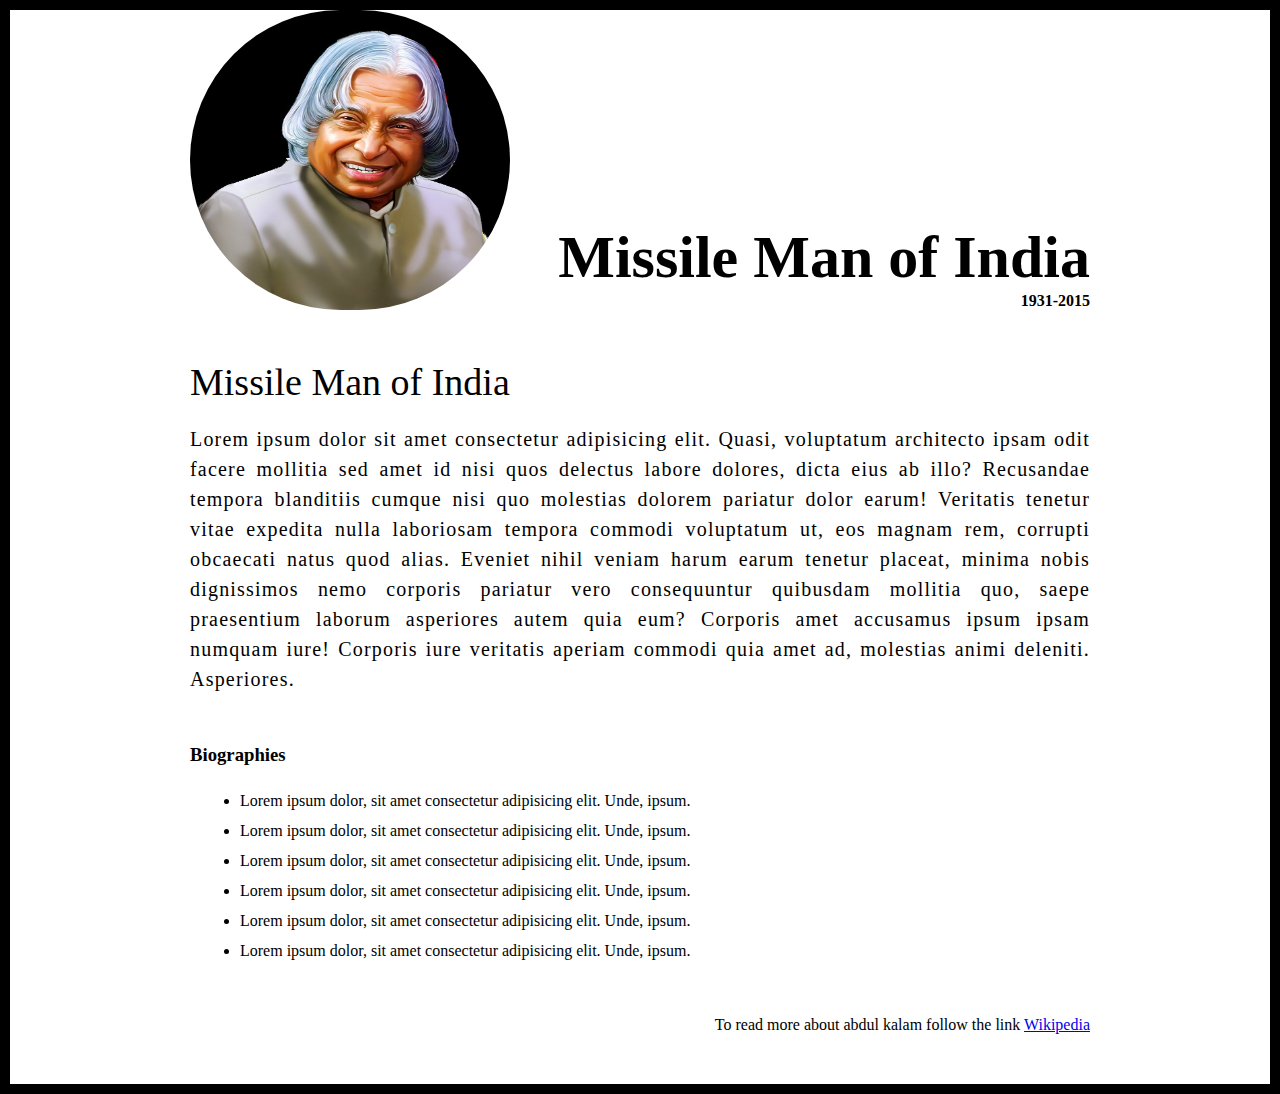
<file: abdul kalam/index.html>
<!DOCTYPE html>
<html lang="en">
<head>
    <meta charset="UTF-8">
    <meta http-equiv="X-UA-Compatible" content="IE=edge">
    <meta name="viewport" content="width=device-width, initial-scale=1.0">
    <title>Abdul Kalam </title>
    <link rel="stylesheet" href="style.css">
</head>
<body>
    <div class="container">
       <div class="content">
        <section class="topbar">
           <div class="image">
            <img src="back.jpg" alt="">
           </div>
            <div class="title">
               <h1>Missile Man of India</h1>
                <h4>1931-2015</h4>
            </div>
        </section>
        <section class="about">
            <h2>Missile Man of India</h2>
            <p>
                Lorem ipsum dolor sit amet consectetur adipisicing elit. Quasi, voluptatum architecto ipsam odit facere mollitia sed amet id nisi quos delectus labore dolores, dicta eius ab illo? Recusandae tempora blanditiis cumque nisi quo molestias dolorem pariatur dolor earum! Veritatis tenetur vitae expedita nulla laboriosam tempora commodi voluptatum ut, eos magnam rem, corrupti obcaecati natus quod alias. Eveniet nihil veniam harum earum tenetur placeat, minima nobis dignissimos nemo corporis pariatur vero consequuntur quibusdam mollitia quo, saepe praesentium laborum asperiores autem quia eum? Corporis amet accusamus ipsum ipsam numquam iure! Corporis iure veritatis aperiam commodi quia amet ad, molestias animi deleniti. Asperiores.
            </p>
        </section>
        <section class="biography">
            <h3>Biographies</h3>
            <ul>
                <li>Lorem ipsum dolor, sit amet consectetur adipisicing elit. Unde, ipsum.</li>
                <li>Lorem ipsum dolor, sit amet consectetur adipisicing elit. Unde, ipsum.</li>
                <li>Lorem ipsum dolor, sit amet consectetur adipisicing elit. Unde, ipsum.</li>
                <li>Lorem ipsum dolor, sit amet consectetur adipisicing elit. Unde, ipsum.</li>
                <li>Lorem ipsum dolor, sit amet consectetur adipisicing elit. Unde, ipsum.</li>
                <li>Lorem ipsum dolor, sit amet consectetur adipisicing elit. Unde, ipsum.</li>
            </ul>
        </section>
        <footer><p>To read more about abdul kalam follow the link <a href="https://en.wikipedia.org/wiki/A._P._J._Abdul_Kalam"> Wikipedia</a></p></footer>
       </div>
    </div>

</body>
</html>
</file>
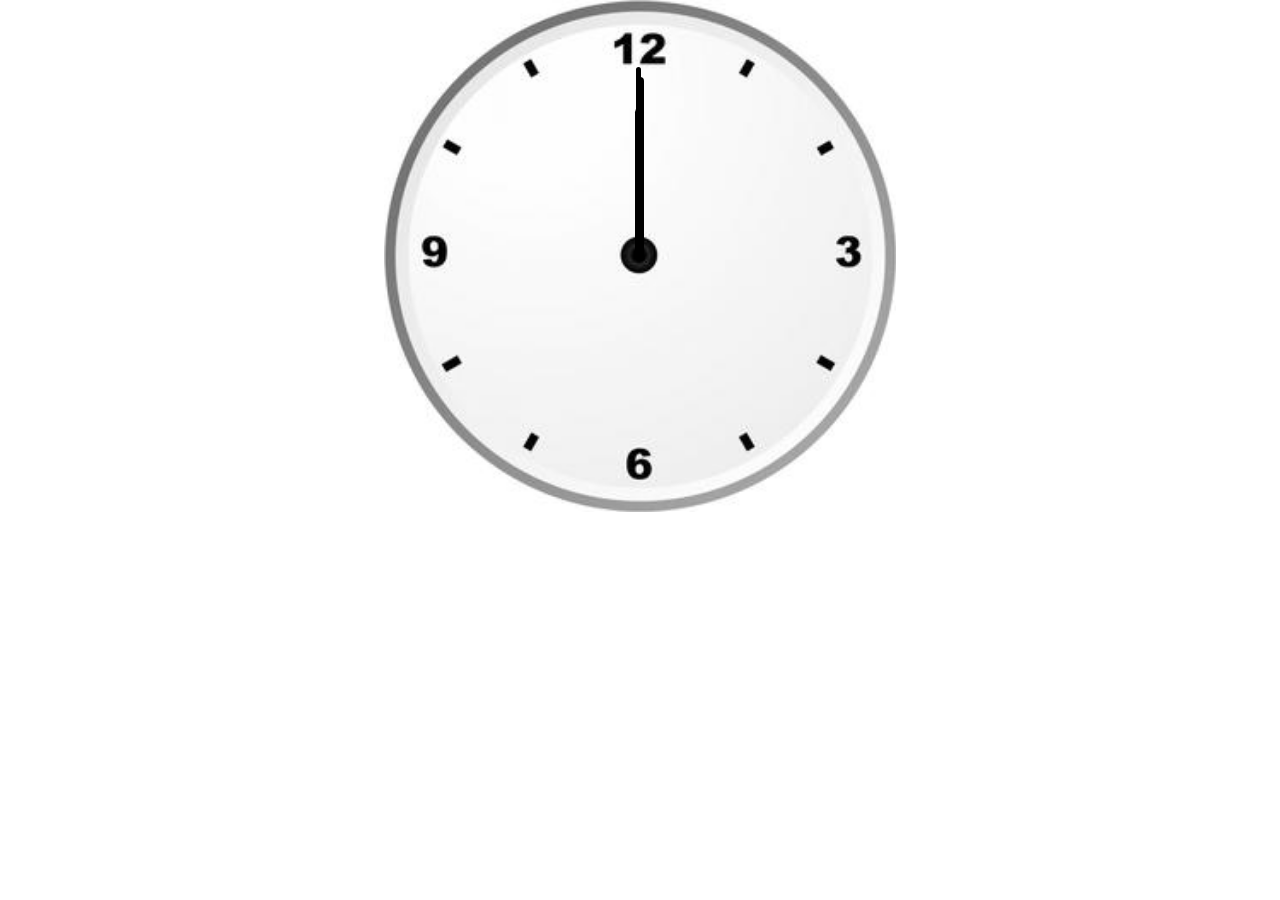
<file: Analog Clock/index.html>
<!DOCTYPE html>
<html lang="en">
<head>
    <meta charset="UTF-8">
    <meta http-equiv="X-UA-Compatible" content="IE=edge">
    <meta name="viewport" content="width=device-width, initial-scale=1.0">
    <title>Analog Clock</title>
    <link rel="stylesheet" href="style.css">
</head>
<body>
    <div id="container">
        <div id="hour">
        </div>
        <div id="minute">
        </div>
        <div id="second">
        </div>

    </div>
    <script src="script.js"></script>
</body>
</html>
</file>
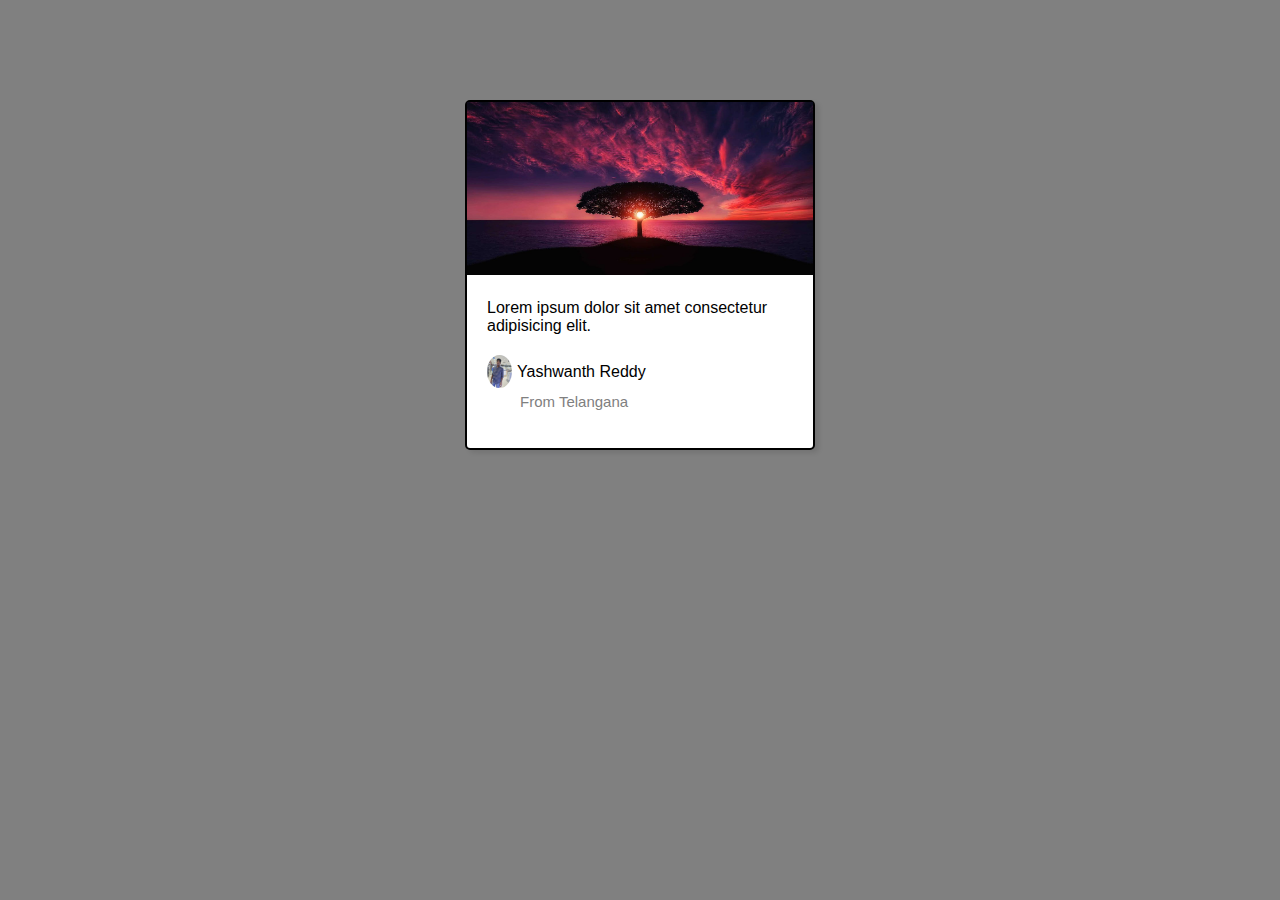
<file: cardholder/index.html>
<!DOCTYPE html>
<html lang="en">
<head>
    <meta charset="UTF-8">
    <meta http-equiv="X-UA-Compatible" content="IE=edge">
    <meta name="viewport" content="width=device-width, initial-scale=1.0">
    <title>Card</title>
    <link rel="stylesheet" href="style.css">
</head>
<body>
    <div class="container">
        
         <img class="image" src="img/bg.jpg" alt="">
        
        <div class="content">
           <p class="text">
            Lorem ipsum dolor sit amet consectetur adipisicing elit.
           </p> 

            <div class="profile">
                 <img src="img/Yashmall.jpeg" alt="" class="profile-image">
                 <div class="name" >
                   <p> <b>Yashwanth Reddy</b> </p>
                 </div>
            </div>
            <p class="footer">From Telangana</p>
            
         
        </div>

    </div>
</body>
</html>
</file>
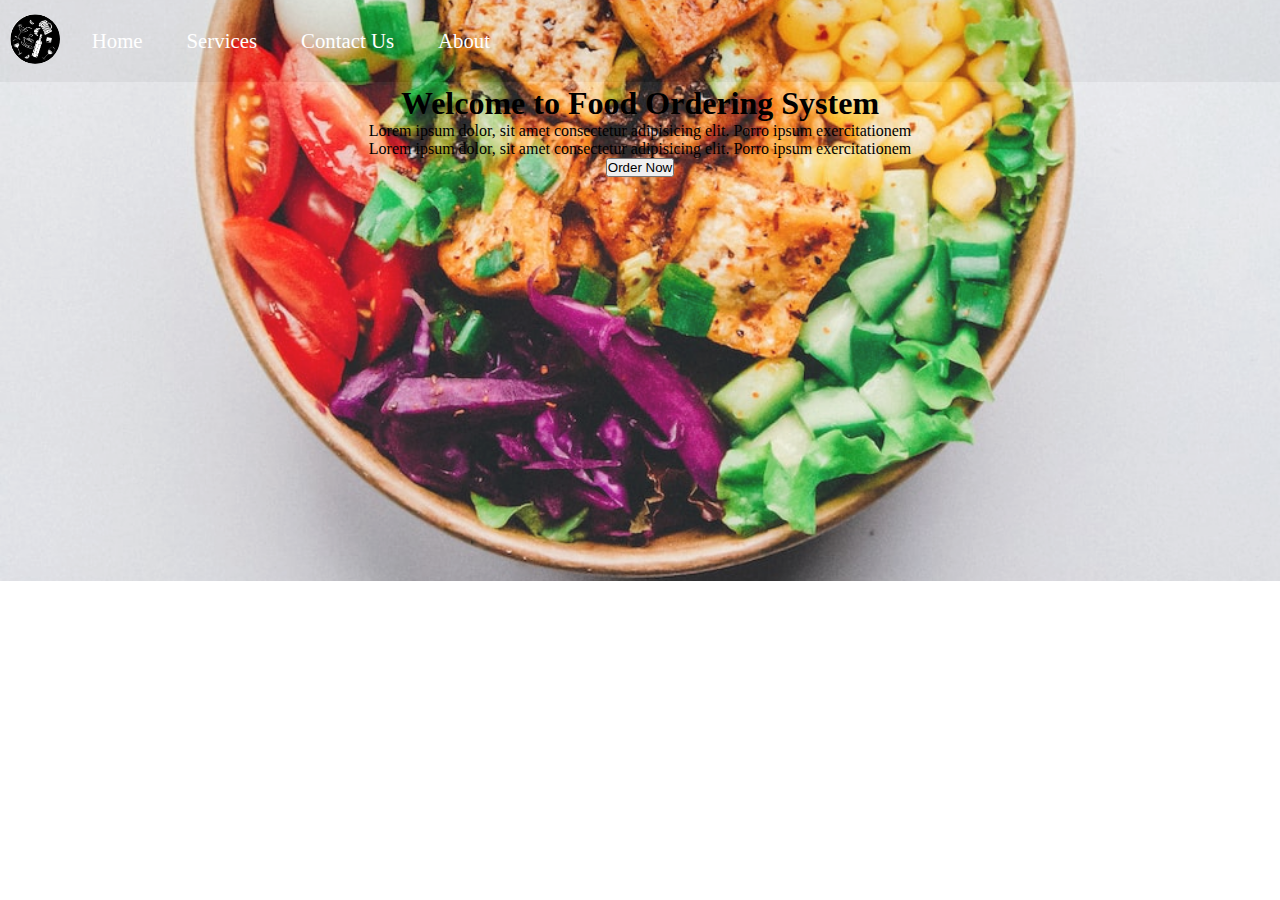
<file: Food Ordering System/index.html>
<!DOCTYPE html>
<html lang="en">
<head>
    <meta charset="UTF-8">
    <meta http-equiv="X-UA-Compatible" content="IE=edge">
    <meta name="viewport" content="width=device-width, initial-scale=1.0">
    <title>Kaa lo</title>
    <link rel="stylesheet" href="style.css">
</head>
<body>
     <nav id="navbar">
        <div id="logo">
            <img src="images/logo.jpg" >
        </div>
        <ul>
            <li class="items"><a href="#">Home</a></li>
            <li class="items"><a href="#">Services</a></li>
            <li class="items"><a href="#">Contact Us</a></li>
            <li class="items"><a href="#">About</a></li>
        </ul>
     </nav>
<section id="home">
    <h1 class="h-primary">Welcome to Food Ordering System</h1>
    <p>Lorem ipsum dolor, sit amet consectetur adipisicing elit. Porro ipsum exercitationem</p>
    <p>Lorem ipsum dolor, sit amet consectetur adipisicing elit. Porro ipsum exercitationem</p>
    <button class="btn">Order Now</button>
    
</section>
</body>
</html>
</file>
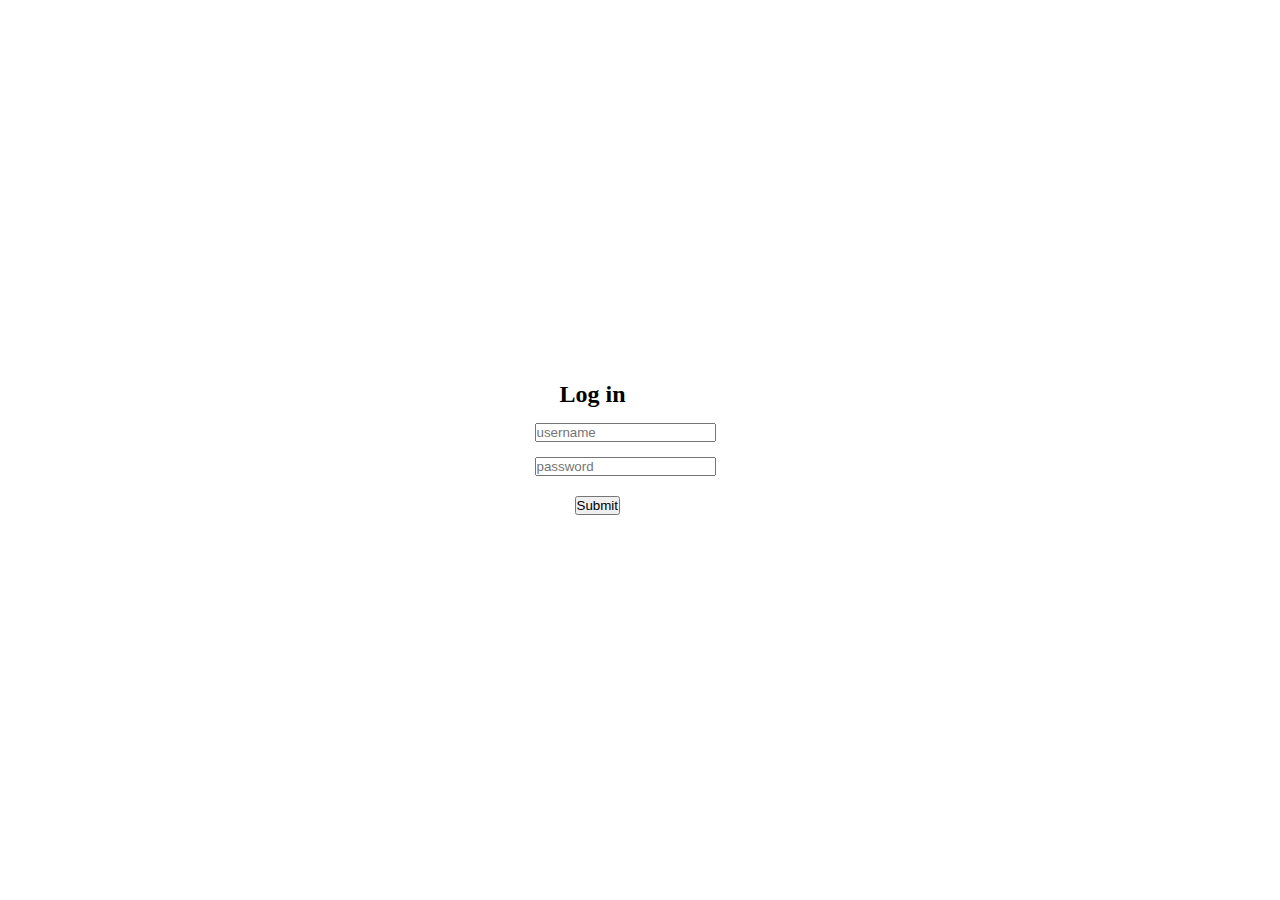
<file: form/index.html>
<!DOCTYPE html>
<html lang="en">
<head>
    <meta charset="UTF-8">
    <meta http-equiv="X-UA-Compatible" content="IE=edge">
    <meta name="viewport" content="width=device-width, initial-scale=1.0">
    <title>Login Form</title>
    <link rel="stylesheet" href="style.css">
</head>
<body>
   <form action="noaction.php" class="login">
     <div class="title">
        <h2>Log in</h2>
     </div>
     <div class="username">
        <input type="text"  placeholder="username">   
     </div>
     <div class="password">
        <input type="text"  placeholder="password">
     </div>
     <div class="btn">
     <button >Submit</button>
    </div>

   </form> 
</body>
</html>
</file>
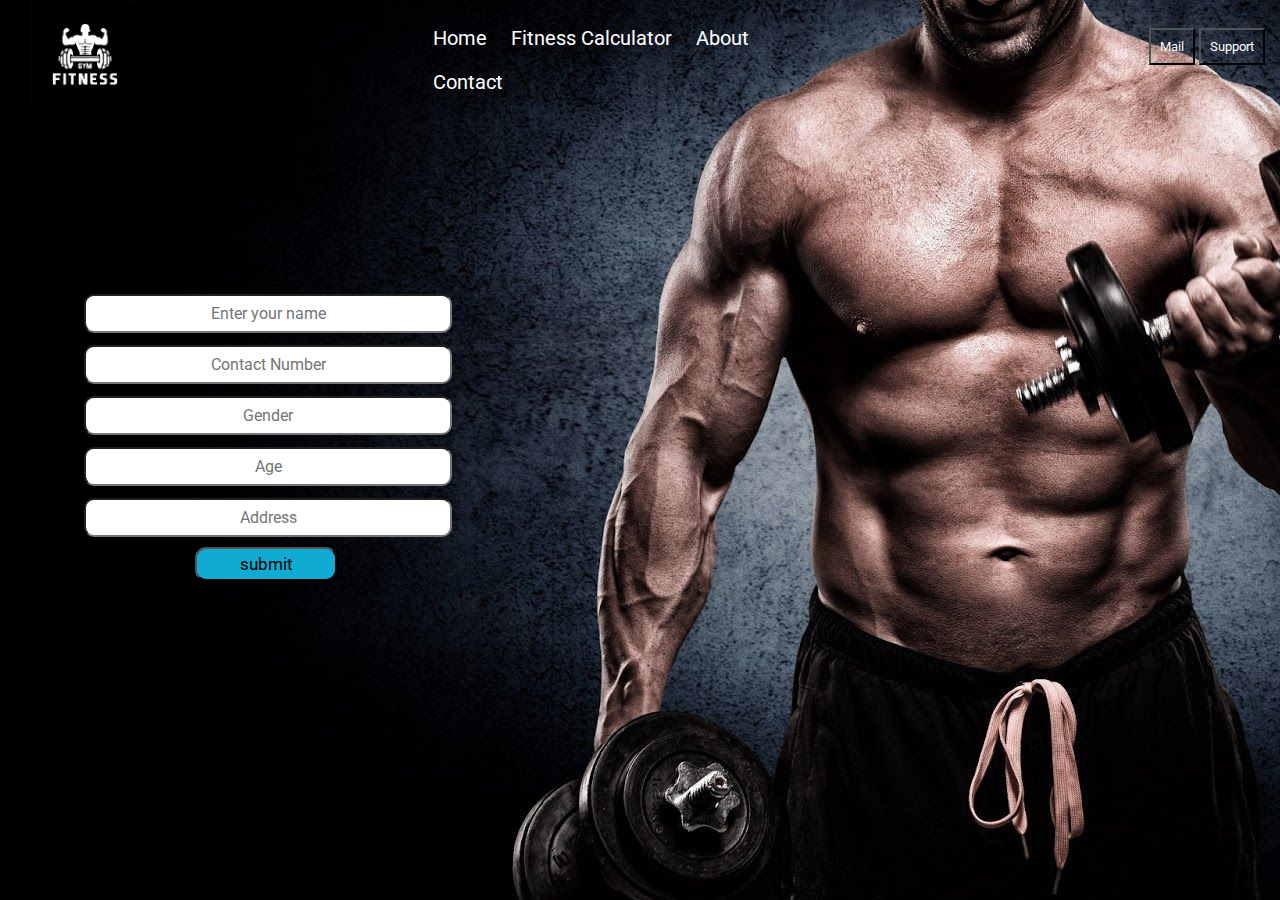
<file: gym/index.html>
<!DOCTYPE html>
<html lang="en">

<head>
    <meta charset="UTF-8">
    <meta http-equiv="X-UA-Compatible" content="IE=edge">
    <meta name="viewport" content="width=device-width, initial-scale=1.0">
    <title>Fitness Zone</title>
    <link rel="stylesheet" href="style.css">
    <link rel="preconnect" href="https://fonts.googleapis.com">
    <link rel="preconnect" href="https://fonts.gstatic.com" crossorigin>
    <link href="https://fonts.googleapis.com/css2?family=Roboto&display=swap" rel="stylesheet">
</head>

<body>
    <header class="header">
        <div class="left">
            <img class="image" src='img/download.png'>
        </div>
        <div class="mid">
            <ul class="navbar">
                <li><a href="#"> Home</a> </li>
                <li><a href="#">Fitness Calculator</a></li>
                <li><a href="#">About</a></li>
                <li><a href="#">Contact</a></li>
            </ul>


        </div>
        <div class="right">
            <button class="btn">Mail</button>
            <button class="btn">Support</button>
        </div>
        <div class="container">
            <form action="noaction.php" >
                <div>
                    <input type="text" class="form-group" placeholder="Enter your name">
                </div>
                <div>
                    <input type="text" class="form-group" placeholder="Contact Number">
                </div>
                <div>
                    <input type="text" class="form-group" placeholder="Gender">
                </div>
                <div>
                    <input type="text" class="form-group" placeholder="Age">
                </div>
                <div>
                    <input type="text" class="form-group" placeholder="Address">
                </div>
                <button class="submit">submit</button>
            </form>

        </div>

    </header>
</body>

</html>
</file>
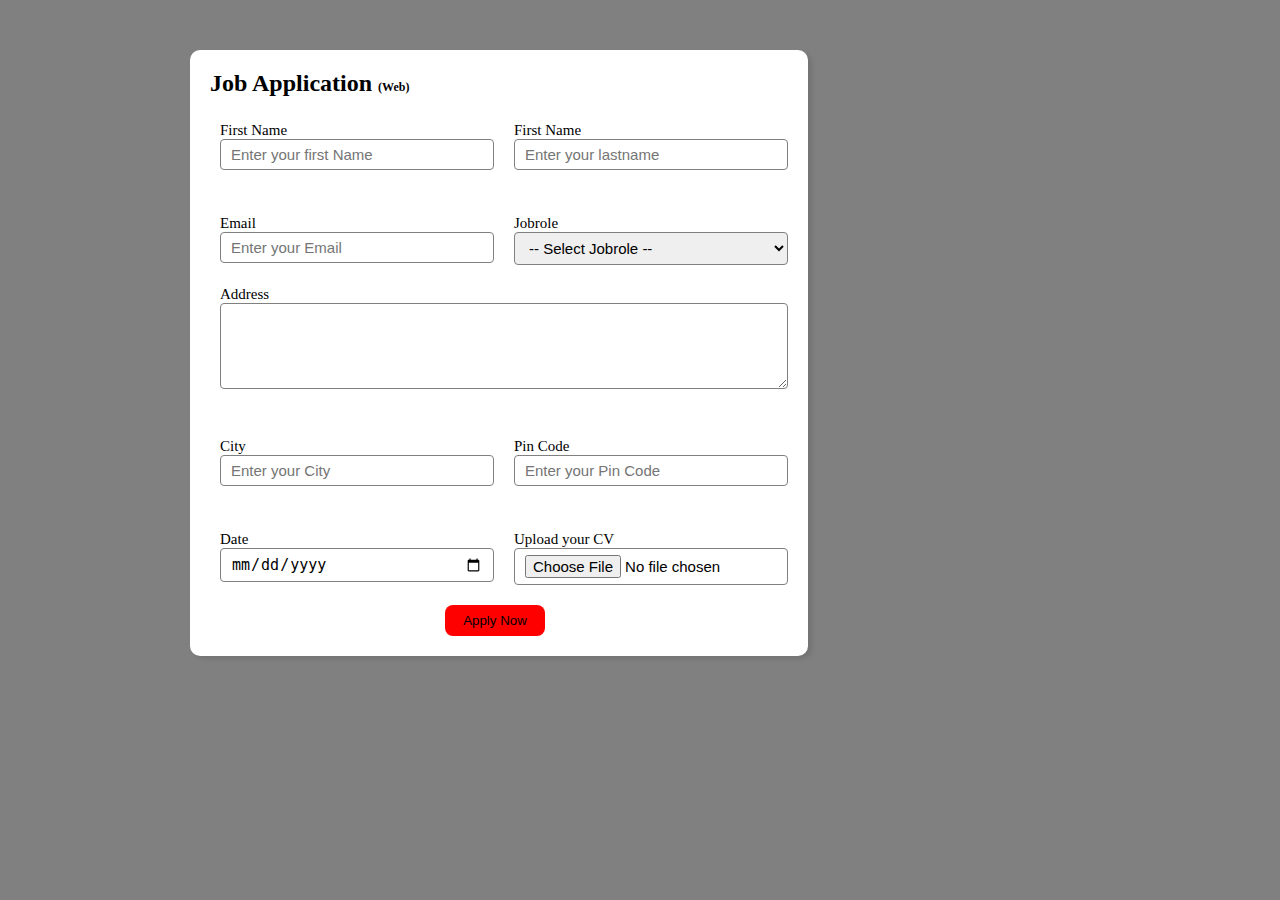
<file: Job application/index.html>
<!DOCTYPE html>
<html lang="en">

<head>
    <meta charset="UTF-8">
    <meta http-equiv="X-UA-Compatible" content="IE=edge">
    <meta name="viewport" content="width=device-width, initial-scale=1.0">
    <title>Job Application</title>
    <link rel="stylesheet" href="style.css">
</head>

<body>
    <div class="container">

        <div class="details">
            
                <h2>Job Application
                    <span class="title_small">(Web)</span>

                </h2>
           

           <form action="noaction.php" class="form_container">
                <div class="form_control">
                    <label for="firstname">First Name</label>
                    <input type="text" class="firstname" placeholder="Enter your first Name">
                </div>
                <div class="form_control">
                    <label for="lastname">First Name</label>
                    <input type="text" class="lastname" placeholder="Enter your lastname">
                    
                </div>
                <div class="form_control">
                    <label for="email">Email</label>
                    <input type="text" class="email" placeholder="Enter your Email">
                </div>
                <div class="form_control">
                    <label for="jobrole">Jobrole</label>
                    
                    <select class="jobrole">
                        <option value="">-- Select Jobrole -- </option>
                        <option value="frontend">Frontend</option>
                        <option value="backend">Backend</option>
                        <option value="fullstack">Full Stack</option>
                        <option value="cloud">Cloud Engineer</option>
                    </select>
                </div>
                <div class="textarea_control">
                    <label for="address">Address</label>
                    <textarea name="address" id="address" cols="50" rows="4">

             </textarea>
                </div>
                <div class="form_control">
                    <label for="city">City</label>
                    <input type="text" class="city" placeholder="Enter your City">
                </div>
                <div class="form_control">
                    <label for="pincode">Pin Code</label>
                    <input type="text" class="pincode" placeholder="Enter your Pin Code">
                </div>
                <div class="form_control">
                    <label for="date">Date</label>
                    <input value="01-01-2023" type="date"  name="date" id="date">
                </div>
                <div class="form_control">
                    <label for="upload">Upload your CV</label>
                    <input type="file" class="upload" placeholder="Enter your first Name">
                </div>
                
                    <button type="submit">Apply Now</button>
                
            </form>
        </div>
    </div>
</body>

</html>
</file>
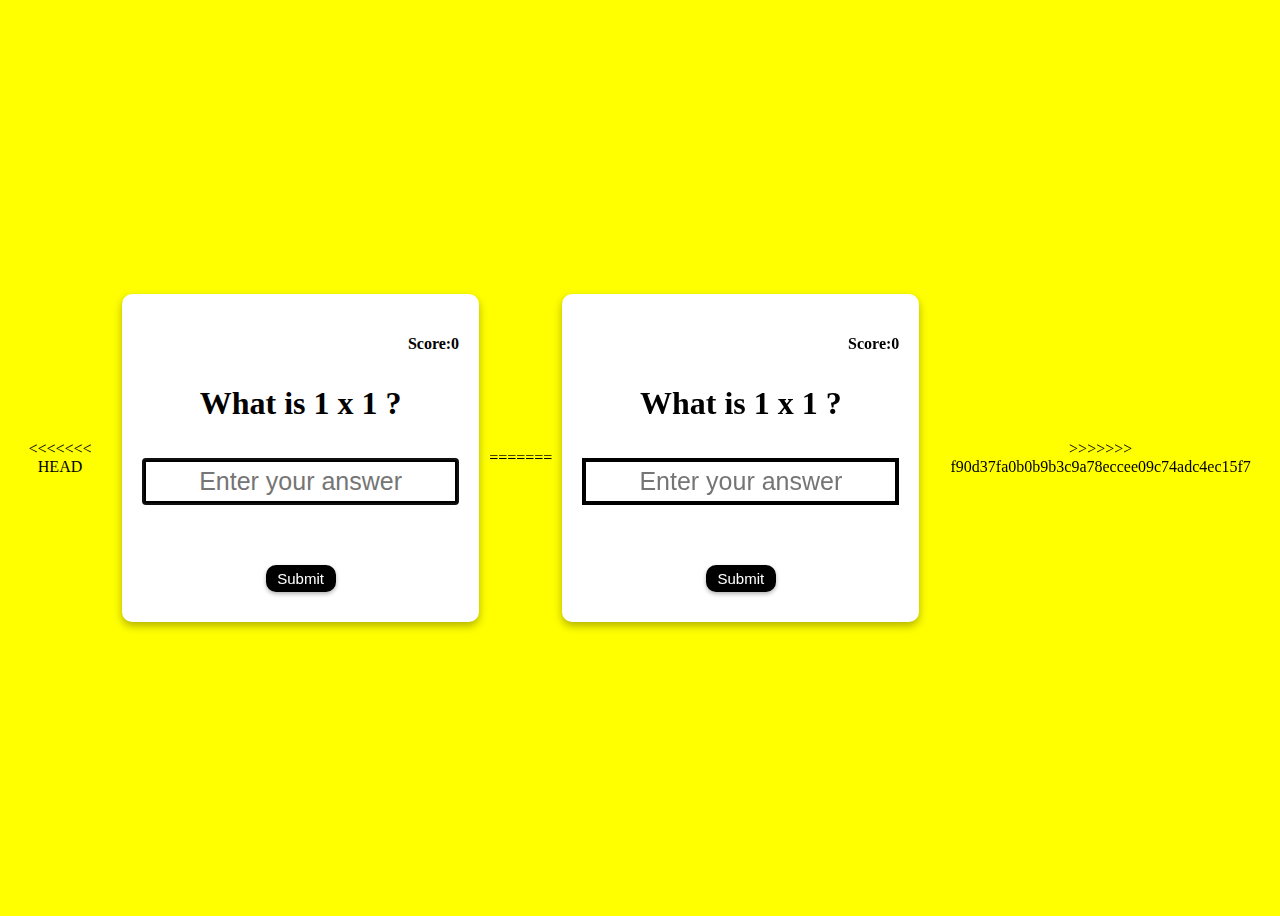
<file: Math Quiz App/index.html>
<<<<<<< HEAD
<!DOCTYPE html>
<html lang="en">
<head>
    <meta charset="UTF-8">
    <meta http-equiv="X-UA-Compatible" content="IE=edge">
    <meta name="viewport" content="width=device-width, initial-scale=1.0">
    <title>Math Quiz App</title>
    <link rel="stylesheet" href="style.css">
</head>
<body>
    <form  class="form" id="form">
        <h4 class="score" id="score">Score:0</h4>
        <h1 id="question">What is 1 x 1 ?</h1>
        <input type="text" class="input" id="input" placeholder="Enter your answer" autofocus autocomplete="off">
        <h2 id="bool"></h2>
        <button type="submit" class="btn">Submit</button>
    </form>
    <script src="script.js"></script>
</body>
=======
<!DOCTYPE html>
<html lang="en">
<head>
    <meta charset="UTF-8">
    <meta http-equiv="X-UA-Compatible" content="IE=edge">
    <meta name="viewport" content="width=device-width, initial-scale=1.0">
    <title>Math Quiz App</title>
    <link rel="stylesheet" href="style.css">
</head>
<body>
    <form  class="form" id="form">
        <h4 class="score" id="score">Score:0</h4>
        <h1 id="question">What is 1 x 1 ?</h1>
        <input type="text" class="input" id="input" placeholder="Enter your answer" autofocus autocomplete="off">
        <h2 id="bool"></h2>
        <button type="submit" class="btn">Submit</button>
    </form>
    <script src="script.js"></script>
</body>
>>>>>>> f90d37fa0b0b9b3c9a78eccee09c74adc4ec15f7
</html>
</file>
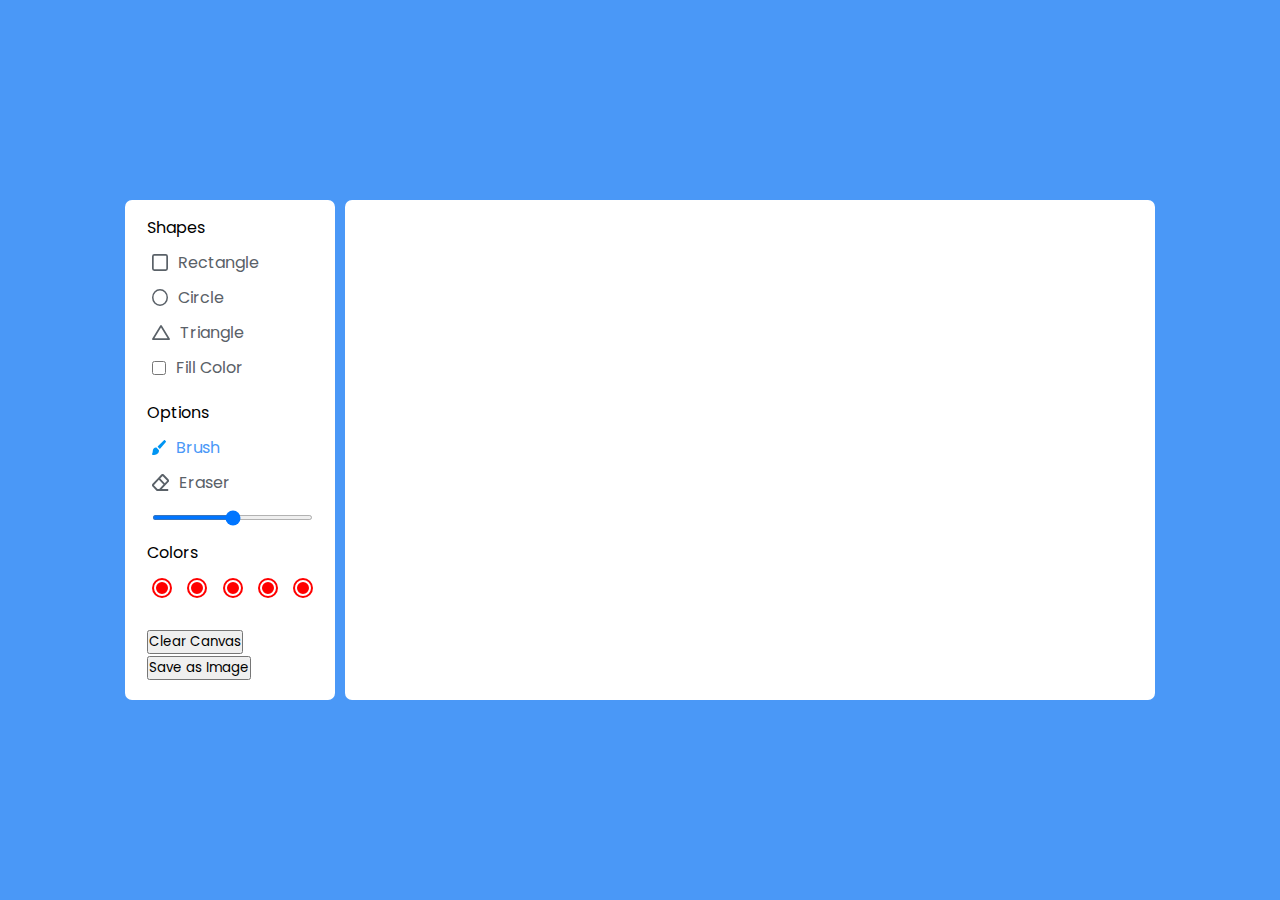
<file: Paint/index.html>
<!DOCTYPE html>
<html lang="en">
<head>
    <meta charset="UTF-8">
    <meta http-equiv="X-UA-Compatible" content="IE=edge">
    <meta name="viewport" content="width=device-width, initial-scale=1.0">
    <title>Paint it</title>
    <link rel="stylesheet" href="style.css">
</head>
<body>
    <div class="container">
        <section class="tools-board">
            <div class="row">
                <label  class="title">Shapes</label>
                <ul class="options">
                    <li class="option">
                        <img src="icons/rectangle.svg" alt="" >
                        <span>Rectangle</span>
                    </li>
                    <li class="option">
                        <img src="icons/circle.svg" alt="" >
                        <span>Circle</span>
                    </li>
                    <li class="option">
                        <img src="icons/triangle.svg" alt="" >
                        <span>Triangle</span>
                    </li>
                    <li class="option ">
                        <input type="checkbox" id="fill-color" >
                        <label for="fill-color">Fill Color</label>
                    </li>
                </ul>
            </div>
            <div class="row">
                <label  class="title">Options</label>
                <ul class="options">
                    <li class="option active">
                        <img src="icons/brush.svg" alt="" >
                        <span>Brush</span>
                    </li>
                    <li class="option">
                        <img src="icons/eraser.svg" alt="" >
                        <span>Eraser</span>
                    </li>
                   
                    <li class="option">
                        <input type="range" id="size-slider">
                        
                    </li>
                </ul>
            </div>
            <div class="row colors">
                <label  class="title">Colors</label>
                <ul class="options">
                  <li class="option"></li>
                  <li class="option"></li>
                  <li class="option"></li>
                  <li class="option"></li>
                  <li class="option"></li>
                </ul>
            </div>
            <div class="row">
                <button class="clear-canvas">Clear Canvas</button>
                <button class="save-img">Save as Image</button>
            </div>
        </section>
        <section class="drawing-board"></section>
    </div>
</body>
</html>
</file>
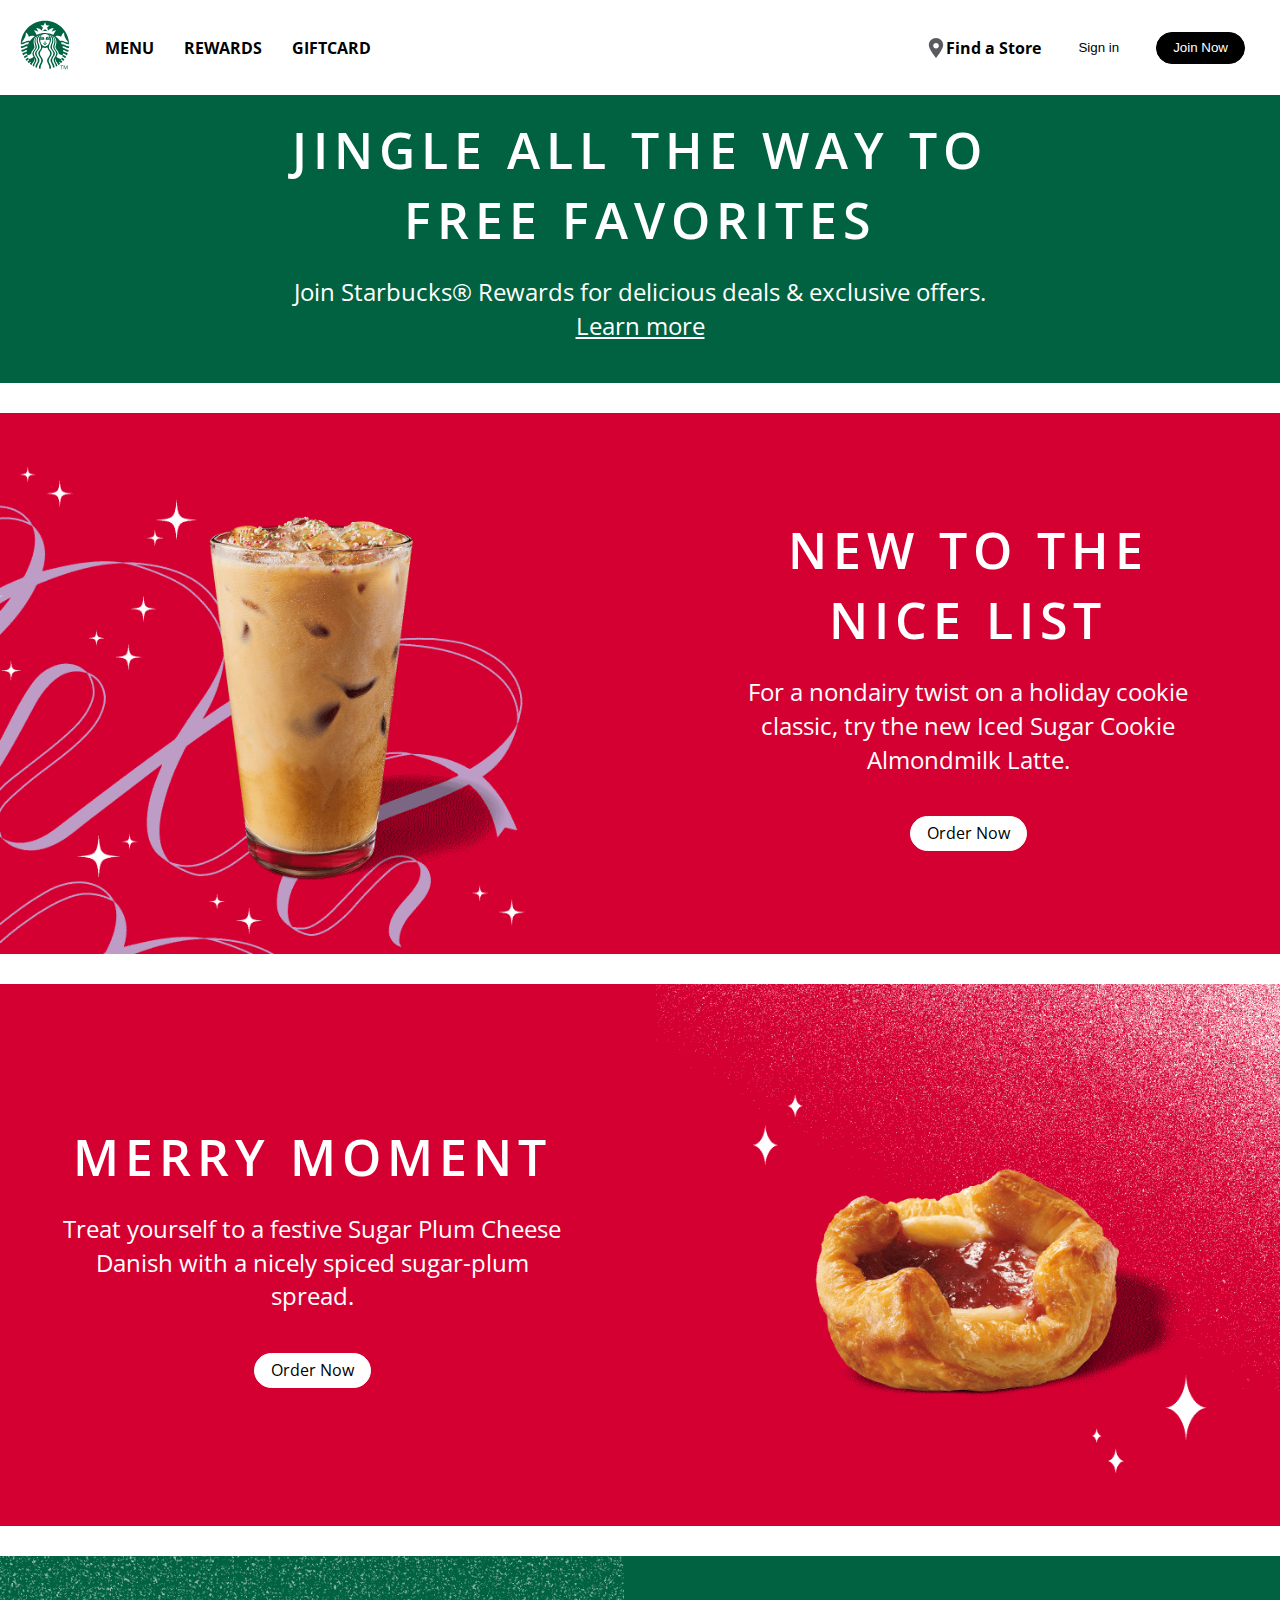
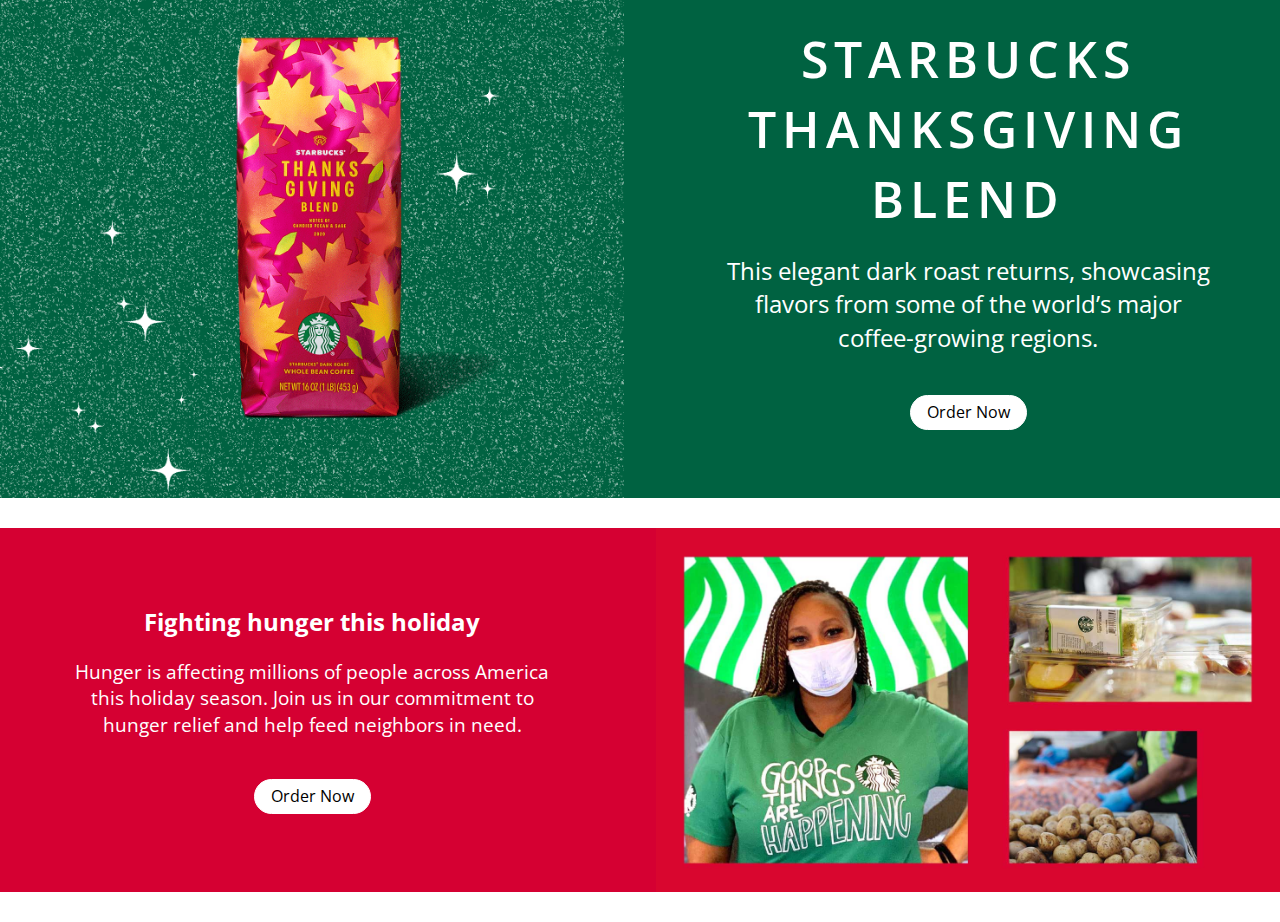
<file: starbucks/index.html>
<!DOCTYPE html>
<html lang="en">
<head>
    <meta charset="UTF-8">
    <meta http-equiv="X-UA-Compatible" content="IE=edge">
    <meta name="viewport" content="width=device-width, initial-scale=1.0">
    <title>Starbucks Coffee Company</title>
    <link rel="stylesheet" href="style.css">
</head>
<body>
    <nav class="navbar">
        <div class="navbar-container">
            <div class="navbar-brand">
                <a href="index.html">
                <img src="img/logo.svg" alt="starbucks">
                </a>
            </div>
            
            <ul class="navbar-nav-left">
                <li>
                    <a href="#">Menu</a>
                </li>
                <li>
                    <a href="#">Rewards</a>
                </li>
                <li>
                    <a href="#">GiftCard</a>
                </li>
              
            </ul>
            <ul class="navbar-nav-right">
                <li>
                    <a href="#">
                    <img src="img/marker.svg" alt="">
                    <span>Find a Store</span>
                </a>
                </li>
                <li>
                    <button class="btn btn-light-outline">Sign in</button>
                </li>
                <li>
                    <button class="btn btn-dark">Join Now</button>
                </li>
            </ul>
        </div>
    </nav>


    <!-- Box-1 -->

    <section class="box box-a bg-primary text-center py-md">
        <div class="box-inner">
            <h2 class="text-xl">
                Jingle all the way to free favorites
            </h2>
            <p class="text-md">
                Join Starbucks® Rewards for delicious deals & exclusive offers.
                <a href="#">Learn more</a>
            </p>
        </div>
    </section>

   

      <!-- Box B -->
    <section class="box box-b bg-secondary grid-col-2">
        <img src="img/box-b.png" alt="" />
        <div class="box-text">
          <h2 class="text-xl">New to the nice list</h2>
          <p class="text-md">
            For a nondairy twist on a holiday cookie classic, try the new Iced
            Sugar Cookie Almondmilk Latte.
          </p>
          <a href="#" class="btn btn-light-outline">Order Now</a>
        </div>
      </section>

      <!-- Box C -->
    <section class="box box-c bg-secondary grid-col-2 grid-reversed">
        <img src="img/box-c.png" alt="" />
        <div class="box-text">
          <h2 class="text-xl">Merry moment </h2>
          <p class="text-md">
            Treat yourself to a festive Sugar Plum Cheese Danish with a nicely
          spiced sugar-plum spread.
          </p>
          <a href="#" class="btn btn-light-outline">Order Now</a>
        </div>
      </section>

      <!-- Box D -->
    <section class="box box-d bg-primary grid-col-2">
        <img src="img/box-d.png" alt="" />
        <div class="box-text">
          <h2 class="text-xl">Starbucks Thanksgiving Blend</h2>
          <p class="text-md">
            This elegant dark roast returns, showcasing flavors from some of the
            world’s major coffee-growing regions.
          </p>
          <a href="#" class="btn btn-light-outline">Order Now</a>
        </div>
      </section>
      <!-- Box E -->
    <section class="box box-c bg-secondary grid-col-2 grid-reversed">
        <img src="img/box-e.jpg" alt="" />
        <div class="box-text">
          <h2 class="text-md">Fighting hunger this holiday</h2>
          <p class="text-sm">
            Hunger is affecting millions of people across America this holiday
            season. Join us in our commitment to hunger relief and help feed
            neighbors in need.
          </p>
          <a href="#" class="btn btn-light-outline">Order Now</a>
        </div>
      </section>
    </body>
</html>
</file>
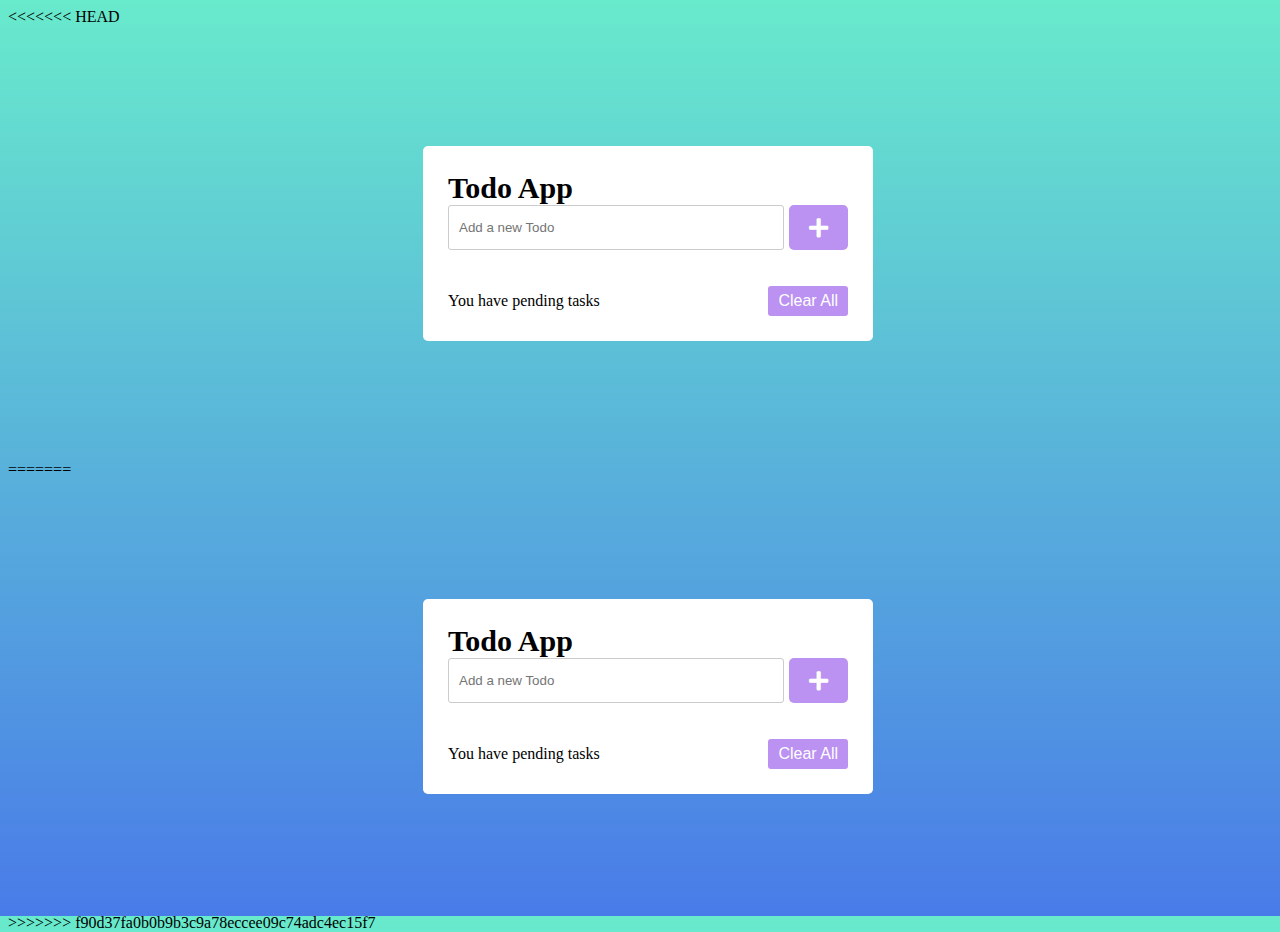
<file: Todo list/index.html>
<<<<<<< HEAD
<!DOCTYPE html>
<html lang="en">
<head>
    <meta charset="UTF-8">
    <meta http-equiv="X-UA-Compatible" content="IE=edge">
    <meta name="viewport" content="width=device-width, initial-scale=1.0">
    <title>Todo List</title>
    <link rel="stylesheet" href="style.css">
    <link rel="stylesheet" href="https://cdnjs.cloudflare.com/ajax/libs/font-awesome/5.15.3/css/all.min.css"/>
</head>
<body>
    <div class="wrapper">
        <header>Todo App</header>
        <div class="inputFeild">
            <input type="text" placeholder="Add a new Todo">
            <button><i class="fas fa-plus"></i></button>
        </div> 
        <ul class="todoList">
            
        </ul>
        <div class="footer">
            <span>You have <span class="pendingNumb"></span> pending tasks </span>
            <button>Clear All</button>
        </div>
    </div>
    <script src="script.js"></script>
</body>
=======
<!DOCTYPE html>
<html lang="en">
<head>
    <meta charset="UTF-8">
    <meta http-equiv="X-UA-Compatible" content="IE=edge">
    <meta name="viewport" content="width=device-width, initial-scale=1.0">
    <title>Todo List</title>
    <link rel="stylesheet" href="style.css">
    <link rel="stylesheet" href="https://cdnjs.cloudflare.com/ajax/libs/font-awesome/5.15.3/css/all.min.css"/>
</head>
<body>
    <div class="wrapper">
        <header>Todo App</header>
        <div class="inputFeild">
            <input type="text" placeholder="Add a new Todo">
            <button><i class="fas fa-plus"></i></button>
        </div> 
        <ul class="todoList">
            
        </ul>
        <div class="footer">
            <span>You have <span class="pendingNumb"></span> pending tasks </span>
            <button>Clear All</button>
        </div>
    </div>
    <script src="script.js"></script>
</body>
>>>>>>> f90d37fa0b0b9b3c9a78eccee09c74adc4ec15f7
</html>
</file>
<file: abdul kalam/style.css>
*{
    margin: 0px;
    padding: 0px;
}
.container
{
    background-color:white;
    min-height: 100vh;
    border: 10px solid black;
    
}
.content
{
    max-width: 900px;
    margin:0 auto;

}
.image,img
{
    height: 300px;
    width: 320px;
}
.topbar{
    
    display: flex;
    justify-content: space-between;
    
}
.title
{
        display: flex;
        flex-direction: column;
        justify-content: end;
}
.title h1{
    font-size: 60px;
    font-weight: bold;
}
.title h4{
    display: flex;
    justify-content: end;
}
img{
    border-radius: 153px;
}
.about
{
    margin-top: 50px;
    
}
.about h2{
    
    font-size: 38px;
    font-weight: 400;
    margin-bottom: 20px;
}
.about p{
    font-size: 20px;
    line-height: 30px;
    letter-spacing: 1.2px;
    text-align: justify;
}
.biography{
    margin-top: 50px;
}
.biography ul{
    margin-top: 20px;
    margin-left: 50px;
}
.biography li{
    line-height: 30px;
}
footer
{
    margin: 50px 0;
}
footer p{
    text-align: end;
}
</file>
<file: Analog Clock/style.css>
*{
   margin: 0;
   padding: 0;
}
#container{
    position: relative;
    background-color: red;
    height: 40vw;
    width: 40vw;
    
    background: url(images/clock.jpg) no-repeat;
    background-size: 100%;
    margin:  auto;
}
#hour,#minute,#second{
    position: absolute;
    background-color: black;
    border-radius: 10px;
    transform-origin: bottom;

}
#hour {
    
    width: 1.75%;
    height: 30%;
    top: 21%;
    left: 49%; 
    
}
#minute{
    width: 1.5%;
    height: 35%;
    top: 15%;
    left: 49.25%;
       
}
#second{
    width: 1%;
    height: 38%;
    top: 13%;
    left: 49.25%;
    
    
}
</file>
<file: cardholder/style.css>
*{
    box-sizing: border-box;
    padding: 0px;
    margin: 0px;
    font-size: 16px;
    font-weight: 1.8em;
    font-family: "Lato",sans-serif;
}
body,html{
    background-color: grey;
}


.container{
    width: 350px;
    height: 350px;
    border: 2px solid black;
    margin: auto;
    margin-top: 100px;
    background-color: white;
    box-shadow: 4px 3px 5px rgba(1, 1, 1, 0.1);
    border-radius: 5px;
}
.image
{
    width: 100%;
    height: 50%;

}
.content{
  
    width: 100%;
    max-height: 10%;
    margin-top: 20px;
    padding: 0 20px;
}
.profile{
   
    width: 100%;
    height: auto;
    display: flex;
    margin-top: 20px;
}
.profile-image
{
    width: 25px;
    border-radius: 80%;

}
.footer {
    margin-top: 10px;
    font-size: 15px;
    font-weight: 100;
    margin-left: 33px;
    margin-top: 5px;
    color: grey;
}
.name
{
    
    display: flex;
    justify-content: center;
    align-items: center;
    padding: 5px;
    font-weight: 5;
}
</file>
<file: form/style.css>
*{
    margin: 0px;
    padding: 0px;
}
body{
    display: flex;
    flex-direction: column;
    justify-content: center;
    align-items: center;
    height: 100vh;
}
.title{
     position: relative;
     margin: 10px;
     left: 25px;
     
}
.username{
    position: relative;
    margin: 5px;
    padding: 5px;
    width: 201px;
}
.password{
    
    padding: 5px;
    margin: 5px;   
    width: 201px;
}
.btn{
   
    position: relative;
    padding: 10px;
    margin: 5px;   
    width: 201px;
    left: 35px;
   
}
</file>
<file: gym/style.css>
*{
    color: white;
    font-family: 'Roboto', sans-serif;
}
body{
    
    margin: 0px;
    padding: 0px;
    background: url('img/gym.jpg');
    background-repeat: no-repeat;
   
}  

.left{
    /* border: 2px solid green; */
    width: 15%;
    display: inline-block;
    top: 15px;
    left: 21px;
    position: absolute;

}
.mid
{
    /* border: 2px solid red; */
    width: 33%;
    display: block;
    margin: 3px auto;
    margin-left: 383px;
}
.right
{
    
           /* border: 2px solid yellow; */
    width: 10%;
    top: 28px;
    right: 3px;
    position: absolute;

}  
.container
{
     /* border: 2px solid blue;  */
     width: 30%;
     margin: 190px 84px;
}
.image{
    width: 108px;
    /* top: 10px; */
    margin-top: -15px;
    filter: invert(100%);
    margin-left: 10px;
}
.navbar li{
    display: inline-block;
    padding: 10px;
    font-size: 20px;
}
.navbar li :hover{
    color: grey;
    text-decoration: underline;
}
.navbar li a{
    text-decoration: none;
    color: white;
}
.btn{
    color: white;
    background-color: transparent;
    padding: 9px;

    /* border:2px solid grey; */

    
}
.btn:hover{
    cursor: pointer;
    text-decoration: underline;
    color: grey;
}
.form-group{
    text-align: center;
    display: block;
    border-radius: 10px;
    margin-top: 12px;
    width: 348px;
    padding: 8px;
    font-size: 16px;
    color: black;
    cursor: pointer;
}
.submit
{
    display: block;
    border-radius: 11px;
    color: blue;
    margin: auto;
    width: 142px;
    margin-left: 111px;
    margin-top: 10px;
    background-color: #0fadd5fc;
    font-size: 17px;
    color: black;
    padding: 5px;
    cursor: pointer;
}
</file>
<file: Job application/style.css>
*{
    margin: 0px;
    padding: 0px;
    box-sizing: border-box;
}
body{
    background-color: grey;
}
.container
{
    max-width: 900px;
    margin: 0 auto;
    /* display: flex;
    flex-direction: column;
    margin: 400px;
    margin-top: 15vh;
    margin-bottom: 65vh; */
    
}
.details
{
    margin-top: 50px;
    background-color: white;
    max-width: 618px;
    padding: 20px;
    /* box-shadow: x y z rgba(red , blue, green, alpha) */
    box-shadow: 4px 3px 5px rgba(1, 1, 1, 0.1);
    border-radius: 10px;

}
.title
{
    margin-top: 10px;
}
.title_small
{
    font-size: 12px;
}
.form_container{
    display: grid;
    grid-template-columns:repeat(auto-fit,minmax(200px,1fr));
    gap: 20px;
    margin-left: 10px;
}
.form_control
{
     margin-top: 25px;
    display: flex;
    flex-direction: column;
}
label
{
    font-size: 15px;
}
input,select,textarea{
    padding: 6px 10px;
    border:1px solid grey;
    border-radius: 4px;
    font-size: 15px;
}
input,textarea,select:focus{
    outline-color: rgb(18, 38, 84); 
}
button
{
    display: flex;
    flex-direction: column;
    background-color: red;
    align-items: center;
    width: 100px;
    height: 31px;
    margin-left: 225px;
    margin-right: 0px;
    border-radius: 8px;
    border: transparent;
    justify-content: center;

    
    /* display: flex;
    width: 100px;
    
    background-color: red;
    
    align-items: center; */
}
button:hover
{
    background-color: grey;
    color: black;
    transition: 0.5 ease-in;
    cursor: pointer;
}
.textarea_control
{
    grid-column: 1/span 2;
}
.textarea_control textarea{
    width: 100%;
}
@media (max-width:460px) {
    .textarea_control
{
    grid-column: 1/span 1;
}

    
}
</file>
<file: Math Quiz App/style.css>
<<<<<<< HEAD
*{
    margin: 0;
    font-family: cursive;
}
body{
   
    background-color: yellow;
    display: flex;
    justify-content: center;
    align-items: center;
    text-align: center;
    height: 100vh;
    
}
h1{
    padding-bottom: 15px;
}
h2{
    padding-top: 10px;
    padding-bottom: 10px;
}
.form{
    background-color: white;
    padding: 20px;
    box-shadow: 0px 4px 8px rgba(0, 0, 0, 0.3);
    border-radius: 10px;
    margin: 10px;
}
.input
{
    display: block;
    width: 100%;
    box-sizing: border-box;
    font-size: 25px;
    text-align: center;
    border: solid 4px black;
    color: grey;
    padding: 5px;
}
.btn{
    background-color: black;
    color: white;
    border: none;
    display: block;
    margin: 10px auto;
    width: 70px;
    padding: 5px;
    border-radius: 10px;
    cursor: pointer;
    font-size: 15px;
    box-shadow: 0 2px 4px rgba(0, 0, 0, 0.3);
}
.btn:hover
{
    filter: brightness(0.8);
}
.score{
    color: black;
    text-align: right;
    padding-bottom: 10px;
}
=======
*{
    margin: 0;
    font-family: cursive;
}
body{
   
    background-color: yellow;
    display: flex;
    justify-content: center;
    align-items: center;
    text-align: center;
    height: 100vh;
    
}
h1{
    padding-bottom: 15px;
}
h2{
    padding-top: 10px;
    padding-bottom: 10px;
}
.form{
    background-color: white;
    padding: 20px;
    box-shadow: 0px 4px 8px rgba(0, 0, 0, 0.3);
    border-radius: 10px;
    margin: 10px;
}
.input
{
    display: block;
    width: 100%;
    box-sizing: border-box;
    font-size: 25px;
    text-align: center;
    border: solid 4px black;
    color: grey;
    padding: 5px;
}
.btn{
    background-color: black;
    color: white;
    border: none;
    display: block;
    margin: 10px auto;
    width: 70px;
    padding: 5px;
    border-radius: 10px;
    cursor: pointer;
    font-size: 15px;
    box-shadow: 0 2px 4px rgba(0, 0, 0, 0.3);
}
.btn:hover
{
    filter: brightness(0.8);
}
.score{
    color: black;
    text-align: right;
    padding-bottom: 10px;
}
>>>>>>> f90d37fa0b0b9b3c9a78eccee09c74adc4ec15f7
</file>
<file: Paint/style.css>
@import url('https://fonts.googleapis.com/css2?family=Open+Sans:wght@400;600;700&family=Poppins:wght@400;500;600&family=Roboto&display=swap');
*{
    margin: 0;
    padding: 0;
    box-sizing: border-box;
    font-family: 'Poppins',sans-serif;
}
body{
    display: flex;
    align-items: center;
    justify-content: center;
    min-height: 100vh;
    background: #4A98F7;
}
.container{
    display: flex;
    width: 100%;
    max-width: 1050px;   
    gap: 10px;
    padding: 10px;
}
section{
    background: #fff;
    border-radius: 7px;
}
.tools-board{
    width: 210px;
    padding: 15px 22px 0;
}
.tools-board .row{
    margin-bottom: 20px;
}
.row .options{
    list-style: none;
    margin: 10px 0 0 5px;
}
.row .options .option{
    display: flex;
    align-items: center;
    margin-bottom: 10px;
}
.option:is(:hover,.active) img{
    filter:invert(17%) sepia(90%) saturate(3000%) hue-rotate(900deg) 
    brightness(100%) contrast(100%);  
}
.option :where(span,label)
{
    cursor: pointer;
    color: #5a6168;
    padding-left: 10px;
}
.option:is(:hover,.active) :where(span,label)
{
    color: #4A98F7;
}
.option #fill-color{
    cursor: pointer;
    height: 14px;
    width: 14px; 
}
#fill-color:checked ~ label{
    color: #4A98F7;
}
.option #size-slider{
    width: 100%;
    height: 5px; 
    margin-top: 10px;
}
.colors .options{
    display: flex;
    justify-content: space-between;
}
.colors .option{
    height: 20px;
    width: 20px;
    background: red;
    border-radius: 50%;
    margin-top: 3px;
    position: relative;
}
.colors .option:nth-child(1)
{
    
}
.colors .option::before{
    position: absolute;
    content: "";
    top:50%;
    left: 50%;
    height: 12px;
    width: 12px;
    background: inherit;
    border-radius: inherit;
    border: 2px solid #fff;
    transform: translate(-50%,-50%);

}
.drawing-board{
    flex: 1;
}
</file>
<file: starbucks/style.css>
@import url('https://fonts.googleapis.com/css2?family=Open+Sans:wght@400;600;700&family=Roboto&display=swap');
:root{
    --color-primary: #006241;
    --color-secondary: #d50032;
    --color-extra:#d4e9e2; 
}
*{
    box-sizing: border-box;
    margin: 0;
    padding: 0;
}
html,body{
    font-family: 'Open Sans',sans-serif;
    line-height: 1.4;
    color: #000;
}
a{
    color: #000;
}
ul{
    list-style: none;
}
p{
    margin: 5px 0;
    line-height: 1.4;
}
img{
    max-width: 100%;
}
section a{
    color: white;
}
/* Navbar */
.navbar{
 width: 100%;
 height: auto;
 background-color: #fff;
 padding: 20px;
 box-shadow: 0 1px 3px rgb(0  0 0 /10%),0px 2px 2px rgb(0 0 0 / 6%),0px 0 2px rgb(0 0, 0 / 7%);

}
.navbar-container{
    display: flex;
    justify-content: space-between;
    align-items:center;
    max-width: 1440px;
    margin: auto;
}
.navbar a{
    color: #000;
    text-decoration: none;
}
.navbar a:hover{
    color: var(--color-primary);
}


.navbar li{
     
    margin: 0px 15px;
    font-weight: bold;
}
.navbar ul{
    display: flex;
    align-items: center;
}
.navbar-brand img{
    width: 50px;
    height: 50px;
}
.navbar-nav-left{
    text-transform: uppercase;
    flex: 1;
    margin-left: 20px;
}
.navbar-nav-right img{
    width: 20px;
    height: 20px;
}
.navbar-nav-right li:first-child a{
    display: flex;
    align-items: center
}

.btn{
    cursor: pointer;
    display: inline-block;
    background-color: none;
    border: 1px #000 solid;
    border-radius: 50px;
    padding: 7px 16px;
    line-height: 1.2;
    text-align: center;
    text-decoration: none;
    
}
.btn-light-outline {
    border-color: #fff;
    color: #fff;
    background-color: transparent;
  }
.btn-dark-outline{
    border-color: 2px solid black;
    color: black;
}
.navbar-nav-right li:nth-child(2)
{
    margin: 0 5px;
}
.box{
    margin-bottom: 30px;
}
.box-inner
{
    max-width: 700px;
    margin: 0 auto;
}
.box-text{
    max-width: 500px;
    text-align: center;
    justify-self: center;
    padding: 20px 0;
}
.box-text .btn{
    margin-top: 20px;
}
/* Grid Styles  */
.grid-col-2{
    display: grid;
    grid-template-columns: repeat(2,1fr);
    gap: 2rem;
    align-items: center;
    justify-content: space-between;
}
/* to reverse  the images in a photo */
.grid-reversed :first-child{
    order: 2;

}
.btn-light-outline{
    background-color: white;
    color: black;
}
.btn-dark{
    background-color: black;
    color: white;
}
.btn-dark:hover{
    background-color: #333;
}

/* Background  */

.bg-primary{
    background-color: var(--color-primary);
    color: #fff;
}
.bg-secondary{
    background-color: var(--color-secondary);
    color: #fff;
}
.bg-extra{
    background-color: var(--color-extra);
    color: #000;
}
.bg-dark{
    background-color: var(--color-dark);
    color: #000;
}

/* box---A */

.text-center{
    text-align: center;
}
.text-xl
{
    font-size: 50px;
    text-transform: uppercase;
    letter-spacing: 6px;
    font-weight:600;
    margin-bottom: 20px;
}
.text-lg
{
    font-size: 40px;
    text-transform: uppercase;
    margin-bottom: 20px;
}
.text-md
{
    font-size: 24px;
    margin-bottom: 20px;
}
.text-sm
{
    font-size: 19px;
    margin-bottom: 20px;
}
.py-sm{
    padding: 10px 0;
}
.py-md{
    padding: 20px 0;
}
.py-lg{
    padding: 40px 0;
}
@media(max-width:960px)
{
    .text-xl{
        font-size: 50px;
    }
    .text-lg{
        font-size: 25px;
    }
    .text-md{
        font-size: 19px;
    }
}@media(min-width:1440px)
{
    .box{
        max-width: 1440px;
        margin-right: auto;
        margin-left: auto;
    }
}
</file>
<file: Todo list/style.css>
<<<<<<< HEAD
@import url('https://fonts.googleapis.com/css2?family=Open+Sans:wght@400;600;700&family=Poppins:wght@400;500;600&family=Roboto&display=swap');
*{
    margin: 0;
    padding: 0;
    box-sizing: border-box;
    font-family: 'Poppins',sans-serif;    
}
body{
    height: 100vh;
    width: 100%;
    background: linear-gradient(to bottom,#68EACC 0%,#497BE8 100%);
}
.wrapper{
    margin: 120px auto;
    max-width: 400px;
    width: 100%;
    background: #fff;
    border-radius: 5px;
    padding: 25px;
}
.wrapper header{
    font-size: 30px;
    font-weight: 600 ;
}
.wrapper .inputFeild {
    display: flex;
    height: 45px;
    width: 100%;
}
.inputFeild input{
    width: 85%;
    height: 100%;
    border: 1px solid #ccc;
    font: size 17px; 
    border-radius: 3px;
    padding-left: 10px;
}
.inputFeild button{
    width: 60px;
    height: 100%;
    border: none;
    outline: none;
    background: #8e49e8;
    color: #fff;
    font-size: 22px;
    cursor: pointer;
    border-radius:  5px;
    margin-left: 5px;
    opacity: 0.6;
    pointer-events: none; 
}
.inputFeild button.active{
    opacity: 1;
    pointer-events: auto;
}
.wrapper .todoList{
    max-height: 250px;
    overflow-y: auto;

}
.todoList li{
    list-style: none;
    height: 45px;
    line-height: 45px;
    position: relative;
    background: #f2f2f2;
    border-radius: 3px;
    margin-top: 8px;
    padding: 0 15px;
    cursor: default;
    overflow: hidden;
}
.todoList li span{
    position: absolute;
    right: -45px;
    color: #fff;
    width: 45px;
    text-align: center;
    color: #e74c3c;
    border-radius: 0 3px 3px 0;
    cursor: pointer;
    transition: all 0.3s ease;
}
.todoList li:hover span{
    right: 0px;
}
.wrapper .footer{
    display: flex;
    width: 100%;
    margin-top: 20px;
    justify-content: space-between;
    align-items: center;
}
.footer button{
    border: none;
    outline: none;
    background: #8e49e8;
    color: #fff;
    font-size: 16px;
    cursor: pointer;
    border-radius:  3px;
    padding: 6px 10px;
    opacity: 0.6;
    pointer-events: none; 
}
.footer button.active{
    opacity: 1;
    pointer-events: auto;
}


=======
@import url('https://fonts.googleapis.com/css2?family=Open+Sans:wght@400;600;700&family=Poppins:wght@400;500;600&family=Roboto&display=swap');
*{
    margin: 0;
    padding: 0;
    box-sizing: border-box;
    font-family: 'Poppins',sans-serif;    
}
body{
    height: 100vh;
    width: 100%;
    background: linear-gradient(to bottom,#68EACC 0%,#497BE8 100%);
}
.wrapper{
    margin: 120px auto;
    max-width: 400px;
    width: 100%;
    background: #fff;
    border-radius: 5px;
    padding: 25px;
}
.wrapper header{
    font-size: 30px;
    font-weight: 600 ;
}
.wrapper .inputFeild {
    display: flex;
    height: 45px;
    width: 100%;
}
.inputFeild input{
    width: 85%;
    height: 100%;
    border: 1px solid #ccc;
    font: size 17px; 
    border-radius: 3px;
    padding-left: 10px;
}
.inputFeild button{
    width: 60px;
    height: 100%;
    border: none;
    outline: none;
    background: #8e49e8;
    color: #fff;
    font-size: 22px;
    cursor: pointer;
    border-radius:  5px;
    margin-left: 5px;
    opacity: 0.6;
    pointer-events: none; 
}
.inputFeild button.active{
    opacity: 1;
    pointer-events: auto;
}
.wrapper .todoList{
    max-height: 250px;
    overflow-y: auto;

}
.todoList li{
    list-style: none;
    height: 45px;
    line-height: 45px;
    position: relative;
    background: #f2f2f2;
    border-radius: 3px;
    margin-top: 8px;
    padding: 0 15px;
    cursor: default;
    overflow: hidden;
}
.todoList li span{
    position: absolute;
    right: -45px;
    color: #fff;
    width: 45px;
    text-align: center;
    color: #e74c3c;
    border-radius: 0 3px 3px 0;
    cursor: pointer;
    transition: all 0.3s ease;
}
.todoList li:hover span{
    right: 0px;
}
.wrapper .footer{
    display: flex;
    width: 100%;
    margin-top: 20px;
    justify-content: space-between;
    align-items: center;
}
.footer button{
    border: none;
    outline: none;
    background: #8e49e8;
    color: #fff;
    font-size: 16px;
    cursor: pointer;
    border-radius:  3px;
    padding: 6px 10px;
    opacity: 0.6;
    pointer-events: none; 
}
.footer button.active{
    opacity: 1;
    pointer-events: auto;
}


>>>>>>> f90d37fa0b0b9b3c9a78eccee09c74adc4ec15f7
</file>
<file: Food Ordering System/style.css>
/* CSS Reset */
*{
    margin: 0px;
    padding: 0px;
}
#navbar{
    display: flex;
    
    align-items: center;
}
#logo 
{
    margin: 12px 10px;
}
#logo img
{
    margin: 2px 0px;
    height: 50px;
    border-radius: 31px;
}
#navbar{
    position: relative;
}

#navbar ul
{
    display: flex;
}
#navbar::before
{
    content: "";
    position: absolute;
    background-color: black;
    height: 100%;
    width:100%;
    z-index: -1;
    opacity: 0.4;
}
#navbar ul li
{
    list-style: none;
    font-size: 1.3rem;
}
#navbar ul li a
{
    display: block;
    text-decoration: none;
    padding: 3px 22px;
    color: white;
    border-radius: 7px;
    

}
#navbar ul li a:hover
{
    color: black;
    background-color: white;
}
#home
{
    display: flex;
    flex-direction: column;
    padding: 3px 200px;
    align-items: center;
    justify-content: center; 

}
#home::before
{
    content: "";
    position: absolute;
    background: url('images/bg3.jfif') no-repeat center center/cover;
    height:100%;
    width:100%;
    z-index: -1;
    opacity: 0.89;
}
</file>
